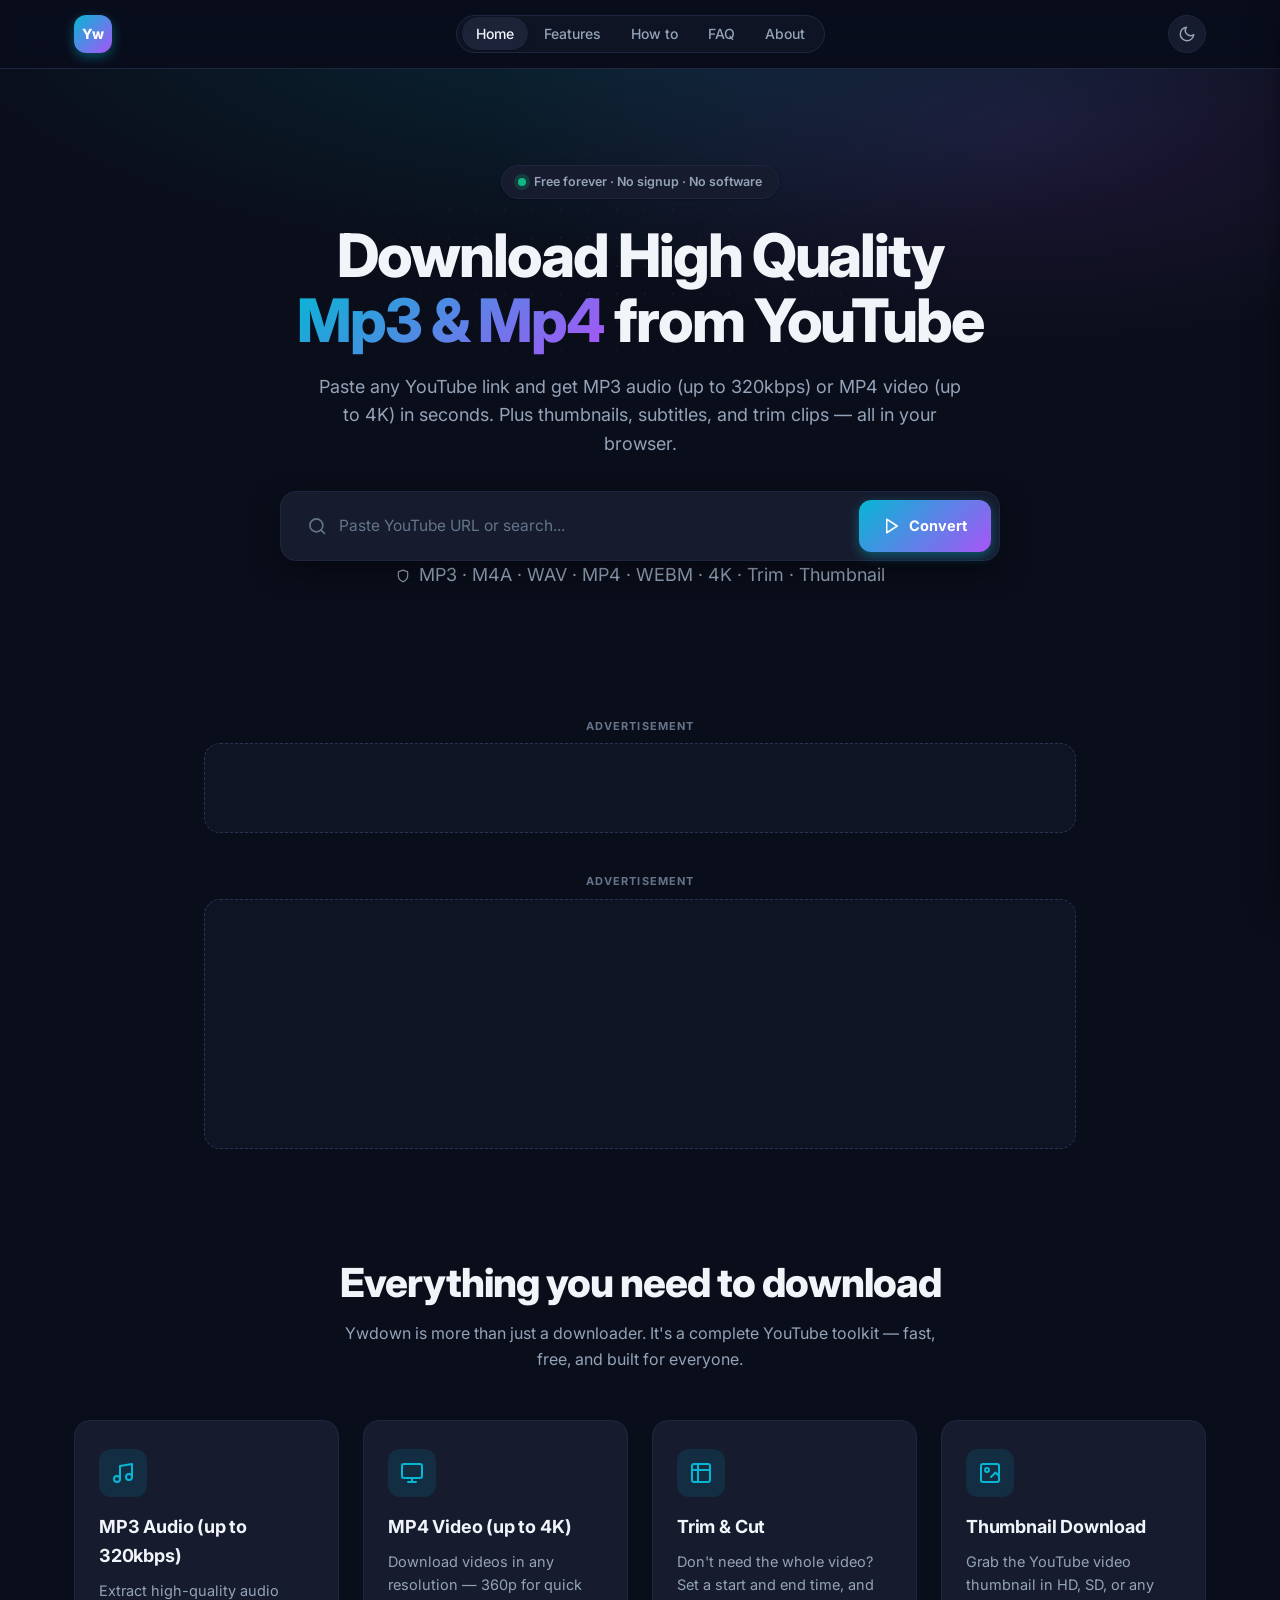
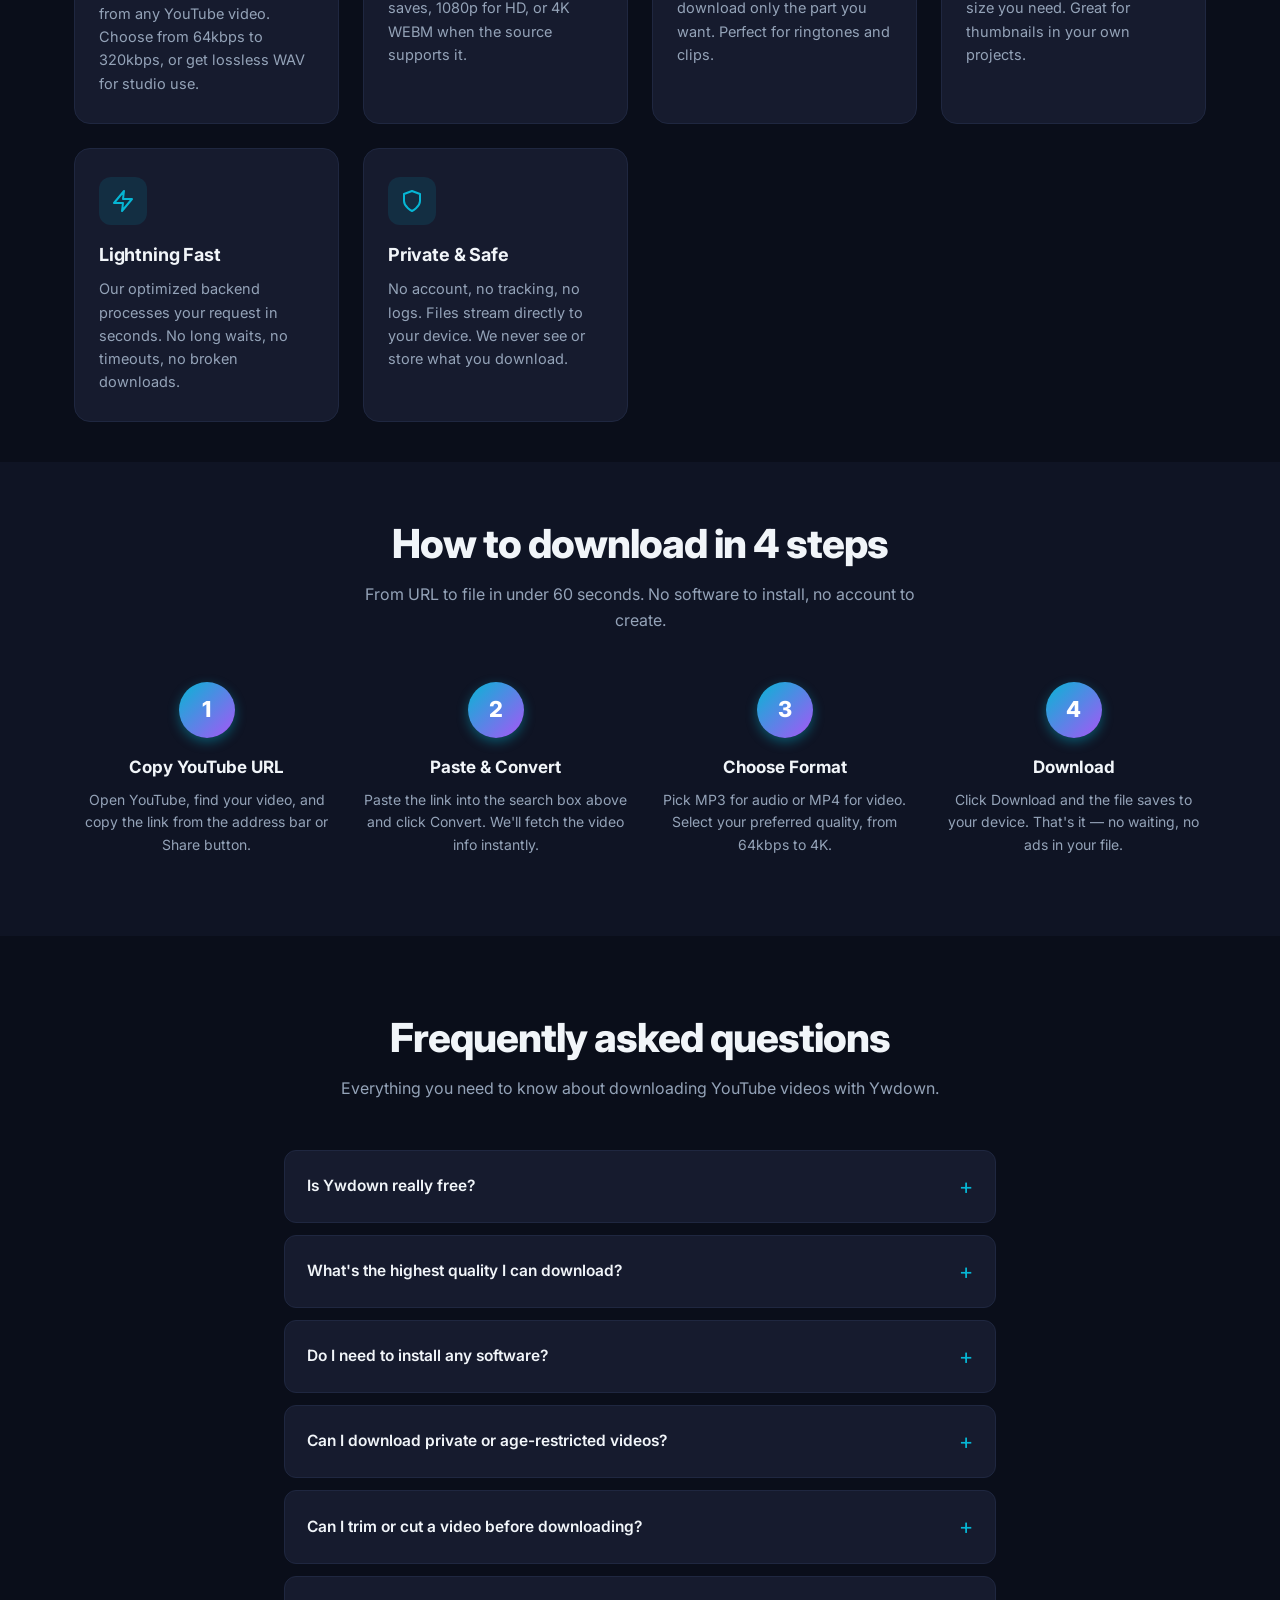
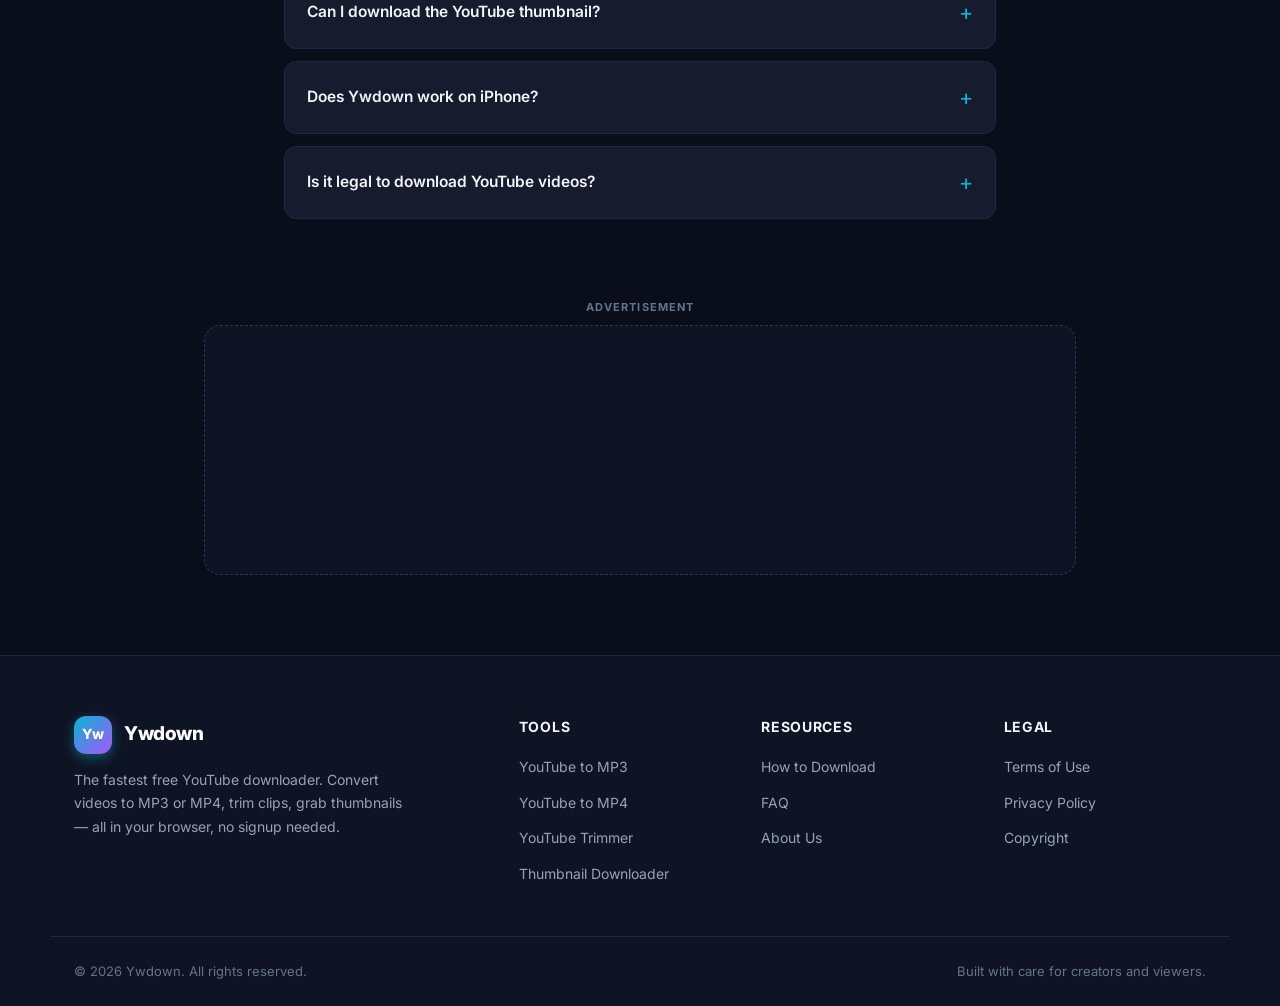
<file: index.html>
<!DOCTYPE html>
<html lang="en">
<head>
  <meta charset="utf-8">
  <meta name="viewport" content="width=device-width, initial-scale=1, viewport-fit=cover">
  <title>Download High Quality Mp3 &amp; Mp4! — Ywdown</title>
  <meta name="description" content="Download high quality MP3 and MP4 from YouTube in seconds. Fast, free, no signup. Convert YouTube videos to MP3 (up to 320kbps) or MP4 (up to 4K) with Ywdown — the fastest free YouTube downloader online.">
  <meta name="keywords" content="download high quality mp3, download high quality mp4, youtube to mp3, youtube to mp4, youtube downloader, mp3 converter, mp4 converter, free youtube downloader, ywdown, youtube video downloader, 4k video downloader, 320kbps mp3 downloader, trim youtube video, download youtube thumbnail">
  <meta name="robots" content="index, follow, max-image-preview:large, max-snippet:-1, max-video-preview:-1">
  <meta name="author" content="Ywdown">
  <meta name="theme-color" content="#e91e63">
  <meta name="color-scheme" content="light dark">
  <meta name="referrer" content="no-referrer-when-downgrade" />
  <link rel="canonical" href="https://ywdown.pages.dev/">
  <link rel="manifest" href="/manifest.webmanifest">
  <link rel="icon" href="/assets/images/favicon.svg" type="image/svg+xml">
  <link rel="apple-touch-icon" href="/assets/images/favicon.svg">
  <link rel="preload" href="/assets/images/logo.svg" as="image" type="image/svg+xml">
  <link rel="stylesheet" href="/assets/css/style.css">

  <meta property="og:type" content="website">
  <meta property="og:url" content="https://ywdown.pages.dev/">
  <meta property="og:title" content="Download High Quality Mp3 & Mp4! — Ywdown">
  <meta property="og:description" content="Download high quality MP3 and MP4 from YouTube in seconds. Fast, free, no signup. Convert YouTube videos to MP3 (up to 320kbps) or MP4 (up to 4K).">
  <meta property="og:site_name" content="Ywdown">
  <meta name="twitter:card" content="summary_large_image">
  <meta name="twitter:title" content="Download High Quality Mp3 & Mp4! — Ywdown">
  <meta name="twitter:description" content="Download high quality MP3 and MP4 from YouTube in seconds.">

  <link href="https://fonts.googleapis.com/css2?family=Inter:wght@400;500;600;700;800;900&display=swap" rel="stylesheet">

  <!-- Cloudflare Turnstile (for vd6s.net API calls) -->
  <script src="https://challenges.cloudflare.com/turnstile/v0/api.js" async defer></script>

  <!-- JSON-LD structured data -->
  <script type="application/ld+json">
  {
    "@context": "https://schema.org",
    "@type": "WebApplication",
    "name": "Ywdown",
    "url": "https://ywdown.pages.dev/",
    "description": "Download high quality MP3 and MP4 from YouTube in seconds. Fast, free, no signup.",
    "applicationCategory": "MultimediaApplication",
    "operatingSystem": "Web",
    "offers": { "@type": "Offer", "price": "0", "priceCurrency": "USD" },
    "aggregateRating": { "@type": "AggregateRating", "ratingValue": "4.8", "ratingCount": "1247", "bestRating": "5" }
  }
  </script>
</head>
<body>
  <a class="skip-link" href="#main-content">Skip to content</a>

  <!-- ============ HEADER ============ -->
  <header class="site-header" id="siteHeader">
    <div class="container">
      <nav class="nav" aria-label="Primary">
        <a class="brand" href="/" aria-label="Ywdown home">
          <span class="brand-mark">Yw</span>
        </a>
        <ul class="nav-links" id="navLinks">
          <li><a href="/" class="active">Home</a></li>
          <li><a href="#features">Features</a></li>
          <li><a href="#how-to">How to</a></li>
          <li><a href="#faq">FAQ</a></li>
          <li><a href="/pages/about.html">About</a></li>
        </ul>
        <div class="nav-actions">
          <button class="icon-btn theme-toggle" id="themeToggle" type="button" aria-label="Toggle dark mode">
            <svg class="moon-icon" viewBox="0 0 24 24" fill="none" stroke="currentColor" stroke-width="2" stroke-linecap="round" stroke-linejoin="round"><path d="M21 12.79A9 9 0 1 1 11.21 3 7 7 0 0 0 21 12.79z"/></svg>
            <svg class="sun-icon" viewBox="0 0 24 24" fill="none" stroke="currentColor" stroke-width="2" stroke-linecap="round" stroke-linejoin="round"><circle cx="12" cy="12" r="5"/><path d="M12 1v2M12 21v2M4.22 4.22l1.42 1.42M18.36 18.36l1.42 1.42M1 12h2M21 12h2M4.22 19.78l1.42-1.42M18.36 5.64l1.42-1.42"/></svg>
          </button>
          <button class="icon-btn menu-toggle" id="menuToggle" type="button" aria-label="Open menu">
            <svg viewBox="0 0 24 24" fill="none" stroke="currentColor" stroke-width="2" stroke-linecap="round" stroke-linejoin="round"><path d="M3 12h18M3 6h18M3 18h18"/></svg>
          </button>
        </div>
      </nav>
    </div>
  </header>

  <!-- ============ MOBILE DRAWER ============ -->
  <div class="drawer-backdrop" id="drawerBackdrop"></div>
  <aside class="mobile-drawer" id="mobileDrawer" role="dialog" aria-label="Mobile menu">
    <div class="drawer-header">
      <span class="drawer-title">Menu</span>
      <button class="icon-btn" id="drawerClose" type="button" aria-label="Close menu">
        <svg viewBox="0 0 24 24" fill="none" stroke="currentColor" stroke-width="2" stroke-linecap="round" stroke-linejoin="round"><path d="M18 6 6 18M6 6l12 12"/></svg>
      </button>
    </div>
    <ul class="drawer-nav">
      <li><a href="/">Home</a></li>
      <li><a href="#features">Features</a></li>
      <li><a href="#how-to">How to</a></li>
      <li><a href="#faq">FAQ</a></li>
      <li><a href="/pages/about.html">About</a></li>
    </ul>
  </aside>

  <main id="main-content">
    <!-- ============ HERO ============ -->
    <section class="hero">
      <div class="container">
        <span class="hero-eyebrow">
          <span class="pulse"></span>
          Free forever · No signup · No software
        </span>
        <h1>Download High Quality<br><span class="gradient">Mp3 &amp; Mp4</span> from YouTube</h1>
        <p>Paste any YouTube link and get MP3 audio (up to 320kbps) or MP4 video (up to 4K) in seconds. Plus thumbnails, subtitles, and trim clips — all in your browser.</p>

        <form id="searchForm" autocomplete="off" class="search-form" aria-label="YouTube downloader">
          <div class="input-wrap">
            <svg class="input-icon" viewBox="0 0 24 24" aria-hidden="true" fill="none" stroke="currentColor" stroke-width="2" stroke-linecap="round" stroke-linejoin="round"><path d="m21 21-4.35-4.35m2.35-5.4a7.75 7.75 0 1 1-15.5 0 7.75 7.75 0 0 1 15.5 0Z"/></svg>
            <input id="url" type="text" name="q" placeholder="Paste YouTube URL or search..." required aria-label="YouTube URL">
          </div>
          <button type="submit" aria-label="Convert">
            <svg viewBox="0 0 24 24" fill="none" stroke="currentColor" stroke-width="2" stroke-linecap="round" stroke-linejoin="round"><path d="M5 3 19 12 5 21V3z"/></svg>
            Convert
          </button>
        </form>
        <p class="form-hint">
          <svg viewBox="0 0 24 24" fill="none" stroke="currentColor" stroke-width="2" stroke-linecap="round" stroke-linejoin="round"><path d="M12 22s8-4 8-10V5l-8-3-8 3v7c0 6 8 10 8 10z"/></svg>
          MP3 · M4A · WAV · MP4 · WEBM · 4K · Trim · Thumbnail
        </p>
      </div>
    </section>

    <!-- ============ CAPTCHA BOX (for vd6s.net API) ============ -->
    <div class="captcha-box" id="captchaBox">
      <p>Please complete the security check to analyze your video</p>
      <div class="captcha-container" id="captchaContainer"></div>
      <p style="margin-top:12px;font-size:12px;color:var(--text-subtle);">If the captcha doesn't appear, your ad blocker may be blocking it. Disable it for this site.</p>
    </div>

    <!-- ============ TOP AD ============ -->
    <div class="ad-slot">
      <div class="ad-slot-label">Advertisement</div>
      <div class="ad-banner ad-leaderboard" id="ad-top">
        <script src="/assets/js/ads/video-slider.js"></script>
      </div>
    </div>

    <!-- ============ RESULTS ============ -->
    <div class="results-wrap" id="results" aria-live="polite"></div>

    <!-- ============ MIDDLE AD ============ -->
    <div class="ad-slot">
      <div class="ad-slot-label">Advertisement</div>
      <div class="ad-banner" id="ad-middle">
        <script src="/assets/js/ads/banner-300x250.js"></script>
      </div>
    </div>

    <!-- ============ FEATURES ============ -->
    <section class="features" id="features">
      <h2 class="section-title">Everything you need to download</h2>
      <p class="section-subtitle">Ywdown is more than just a downloader. It's a complete YouTube toolkit — fast, free, and built for everyone.</p>
      <div class="features-grid">
        <div class="feature-card">
          <div class="feature-icon">
            <svg viewBox="0 0 24 24" fill="none" stroke="currentColor" stroke-width="2" stroke-linecap="round" stroke-linejoin="round"><path d="M9 18V5l12-2v13"/><circle cx="6" cy="18" r="3"/><circle cx="18" cy="16" r="3"/></svg>
          </div>
          <h3>MP3 Audio (up to 320kbps)</h3>
          <p>Extract high-quality audio from any YouTube video. Choose from 64kbps to 320kbps, or get lossless WAV for studio use.</p>
        </div>
        <div class="feature-card">
          <div class="feature-icon">
            <svg viewBox="0 0 24 24" fill="none" stroke="currentColor" stroke-width="2" stroke-linecap="round" stroke-linejoin="round"><rect x="2" y="3" width="20" height="14" rx="2"/><path d="M8 21h8M12 17v4"/></svg>
          </div>
          <h3>MP4 Video (up to 4K)</h3>
          <p>Download videos in any resolution — 360p for quick saves, 1080p for HD, or 4K WEBM when the source supports it.</p>
        </div>
        <div class="feature-card">
          <div class="feature-icon">
            <svg viewBox="0 0 24 24" fill="none" stroke="currentColor" stroke-width="2" stroke-linecap="round" stroke-linejoin="round"><rect x="3" y="3" width="18" height="18" rx="2"/><path d="M9 3v18M3 9h18"/></svg>
          </div>
          <h3>Trim &amp; Cut</h3>
          <p>Don't need the whole video? Set a start and end time, and download only the part you want. Perfect for ringtones and clips.</p>
        </div>
        <div class="feature-card">
          <div class="feature-icon">
            <svg viewBox="0 0 24 24" fill="none" stroke="currentColor" stroke-width="2" stroke-linecap="round" stroke-linejoin="round"><rect x="3" y="3" width="18" height="18" rx="2"/><circle cx="9" cy="9" r="2"/><path d="m21 15-3.5-3.5L13 16"/></svg>
          </div>
          <h3>Thumbnail Download</h3>
          <p>Grab the YouTube video thumbnail in HD, SD, or any size you need. Great for thumbnails in your own projects.</p>
        </div>
        <div class="feature-card">
          <div class="feature-icon">
            <svg viewBox="0 0 24 24" fill="none" stroke="currentColor" stroke-width="2" stroke-linecap="round" stroke-linejoin="round"><path d="M13 2 3 14h9l-1 8 10-12h-9l1-8z"/></svg>
          </div>
          <h3>Lightning Fast</h3>
          <p>Our optimized backend processes your request in seconds. No long waits, no timeouts, no broken downloads.</p>
        </div>
        <div class="feature-card">
          <div class="feature-icon">
            <svg viewBox="0 0 24 24" fill="none" stroke="currentColor" stroke-width="2" stroke-linecap="round" stroke-linejoin="round"><path d="M12 22s8-4 8-10V5l-8-3-8 3v7c0 6 8 10 8 10z"/></svg>
          </div>
          <h3>Private &amp; Safe</h3>
          <p>No account, no tracking, no logs. Files stream directly to your device. We never see or store what you download.</p>
        </div>
      </div>
    </section>

    <!-- ============ HOW TO ============ -->
    <section class="steps" id="how-to">
      <div class="steps-wrap">
        <h2 class="section-title">How to download in 4 steps</h2>
        <p class="section-subtitle">From URL to file in under 60 seconds. No software to install, no account to create.</p>
        <div class="steps-grid">
          <div class="step-card">
            <div class="step-num">1</div>
            <h3>Copy YouTube URL</h3>
            <p>Open YouTube, find your video, and copy the link from the address bar or Share button.</p>
          </div>
          <div class="step-card">
            <div class="step-num">2</div>
            <h3>Paste &amp; Convert</h3>
            <p>Paste the link into the search box above and click Convert. We'll fetch the video info instantly.</p>
          </div>
          <div class="step-card">
            <div class="step-num">3</div>
            <h3>Choose Format</h3>
            <p>Pick MP3 for audio or MP4 for video. Select your preferred quality, from 64kbps to 4K.</p>
          </div>
          <div class="step-card">
            <div class="step-num">4</div>
            <h3>Download</h3>
            <p>Click Download and the file saves to your device. That's it — no waiting, no ads in your file.</p>
          </div>
        </div>
      </div>
    </section>

    <!-- ============ FAQ ============ -->
    <section class="faq-section" id="faq">
      <h2 class="section-title">Frequently asked questions</h2>
      <p class="section-subtitle">Everything you need to know about downloading YouTube videos with Ywdown.</p>

      <details class="faq-item">
        <summary>Is Ywdown really free?</summary>
        <p>Yes, 100% free. No subscriptions, no hidden fees, no sign-ups. Convert and download as many public YouTube videos as you want.</p>
      </details>
      <details class="faq-item">
        <summary>What's the highest quality I can download?</summary>
        <p>Audio: up to 320kbps MP3 or Lossless WAV. Video: up to 4K WEBM. Quality depends on what the original video was uploaded at.</p>
      </details>
      <details class="faq-item">
        <summary>Do I need to install any software?</summary>
        <p>No. Ywdown runs entirely in your browser. Just paste a link, pick a format, and download. Works on phones, tablets, and desktops.</p>
      </details>
      <details class="faq-item">
        <summary>Can I download private or age-restricted videos?</summary>
        <p>No. Ywdown only works with public YouTube videos. Private, age-restricted, or region-locked content cannot be downloaded.</p>
      </details>
      <details class="faq-item">
        <summary>Can I trim or cut a video before downloading?</summary>
        <p>Yes! After converting, switch to the "Trim" tab. Enter start and end times, then download just that part of the video.</p>
      </details>
      <details class="faq-item">
        <summary>Can I download the YouTube thumbnail?</summary>
        <p>Yes! Switch to the "Thumbnail" tab after converting. You can download the thumbnail in HD, SD, or any available size.</p>
      </details>
      <details class="faq-item">
        <summary>Does Ywdown work on iPhone?</summary>
        <p>Yes. Ywdown works on iOS, Android, Windows, macOS, and Linux. The layout adapts to any screen size.</p>
      </details>
      <details class="faq-item">
        <summary>Is it legal to download YouTube videos?</summary>
        <p>The legality depends on the video's license and your local laws. Only download content you own, have permission to use, or that is licensed for reuse. Always respect the creator's terms.</p>
      </details>
    </section>
  </main>

  <!-- ============ FOOTER AD ============ -->
  <div class="ad-slot">
    <div class="ad-slot-label">Advertisement</div>
    <div class="ad-banner" id="ad-bottom">
      <script src="/assets/js/ads/inpage-push.js"></script>
    </div>
  </div>

  <!-- ============ FOOTER ============ -->
  <footer class="site-footer">
    <div class="footer-grid">
      <div class="footer-brand">
        <a class="brand" href="/" style="color:#fff;">
          <span class="brand-mark">Yw</span>
          <span>Ywdown</span>
        </a>
        <p>The fastest free YouTube downloader. Convert videos to MP3 or MP4, trim clips, grab thumbnails — all in your browser, no signup needed.</p>
      </div>
      <div class="footer-col">
        <h4>Tools</h4>
        <ul>
          <li><a href="/">YouTube to MP3</a></li>
          <li><a href="/">YouTube to MP4</a></li>
          <li><a href="/">YouTube Trimmer</a></li>
          <li><a href="/">Thumbnail Downloader</a></li>
        </ul>
      </div>
      <div class="footer-col">
        <h4>Resources</h4>
        <ul>
          <li><a href="/pages/how-to.html">How to Download</a></li>
          <li><a href="/pages/faq.html">FAQ</a></li>
          <li><a href="/pages/about.html">About Us</a></li>
        </ul>
      </div>
      <div class="footer-col">
        <h4>Legal</h4>
        <ul>
          <li><a href="/pages/about.html">Terms of Use</a></li>
          <li><a href="/pages/about.html">Privacy Policy</a></li>
          <li><a href="/pages/about.html">Copyright</a></li>
        </ul>
      </div>
    </div>
    <div class="footer-bottom">
      <span>&copy; <span id="year"></span> Ywdown. All rights reserved.</span>
      <span>Built with care for creators and viewers.</span>
    </div>
  </footer>

  <!-- ============ Anti-AdBlock Overlay ============ -->
  <div class="adblock-overlay" id="adblockOverlay">
    <div class="adblock-modal">
      <svg viewBox="0 0 24 24" fill="none" stroke="currentColor" stroke-width="2" stroke-linecap="round" stroke-linejoin="round"><circle cx="12" cy="12" r="10"/><line x1="4.93" y1="4.93" x2="19.07" y2="19.07"/></svg>
      <h2>Please disable your ad blocker</h2>
      <p>Ywdown is a free service supported by ads. Please disable your ad blocker to help us keep this tool free for everyone.</p>
      <ol>
        <li>Click your ad blocker icon in the browser toolbar</li>
        <li>Select "Disable on this site" or "Pause on this site"</li>
        <li>Refresh the page</li>
      </ol>
      <button type="button" id="adblockClose">I've disabled it</button>
    </div>
  </div>

  <script>document.getElementById('year').textContent = new Date().getFullYear();</script>
  <script src="/assets/js/app.js" defer></script>
  <script src="/assets/js/hilltopads.js"></script>
</body>
</html>
</file>
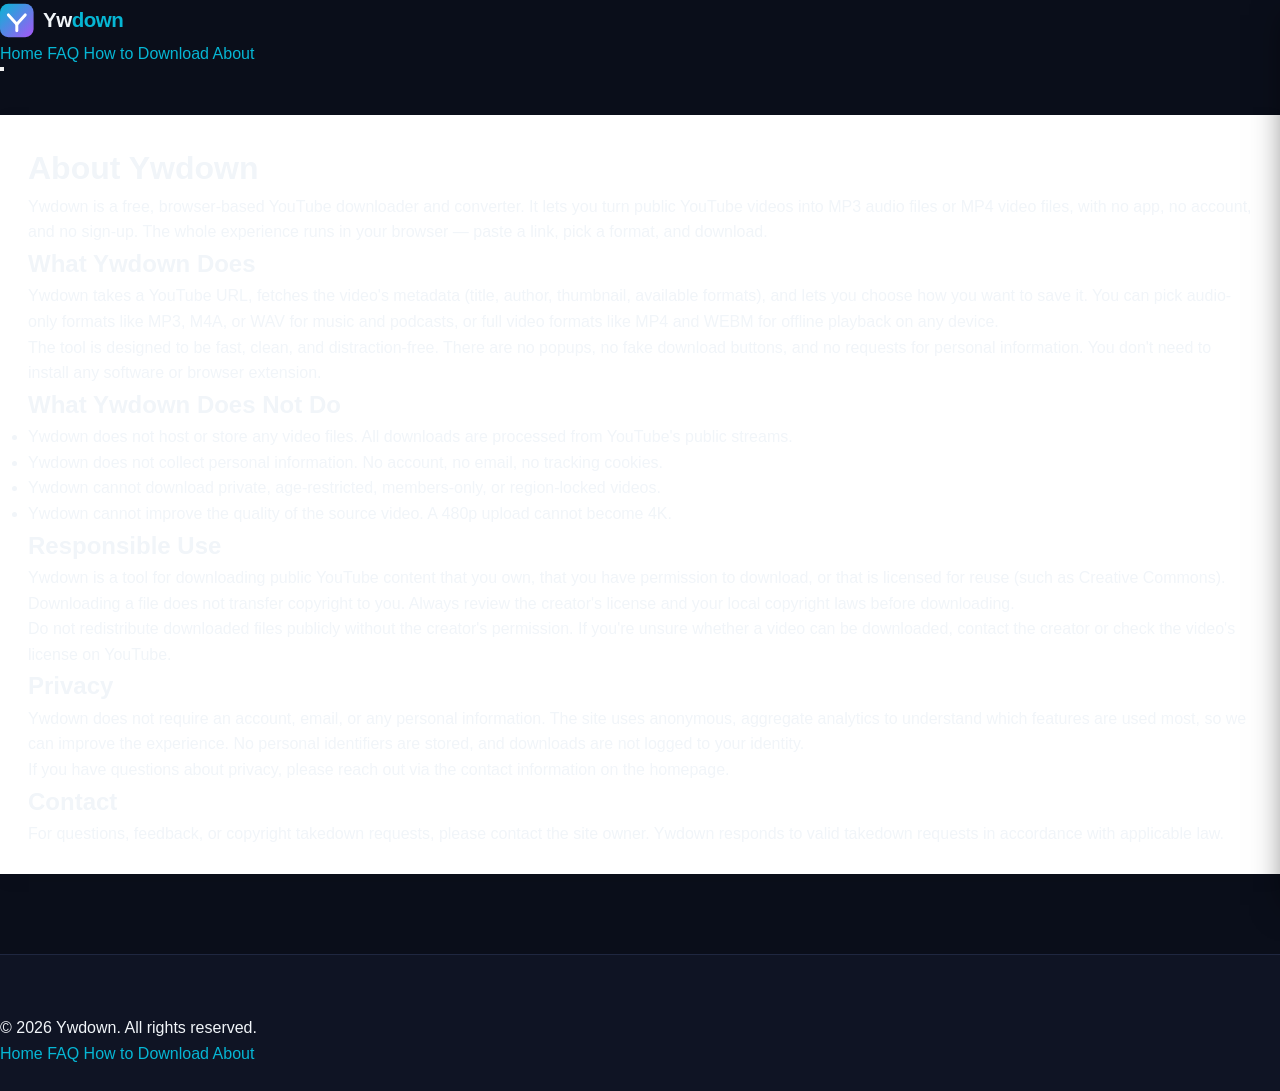
<file: pages/about.html>
<!DOCTYPE html>
<html lang="en">
<head>
  <meta charset="utf-8">
  <meta name="viewport" content="width=device-width, initial-scale=1, viewport-fit=cover">
  <title>About — Ywdown</title>
  <meta name="description" content="About Ywdown — a free, browser-based YouTube to MP3 and MP4 converter.">
  <meta name="theme-color" content="#121212">
  <link rel="canonical" href="https://ywdown.pages.dev/pages/about.html">
  <link rel="icon" href="/assets/images/favicon.svg" type="image/svg+xml">
  <link rel="stylesheet" href="/assets/css/style.css">
  <meta name="referrer" content="no-referrer-when-downgrade" />
</head>
<body class="route-page">
  <a class="skip-link" href="#text">Skip to content</a>

  <header id="header">
    <div class="header-inner">
      <a id="logo" href="/" aria-label="Ywdown home">
        <img src="/assets/images/logo.svg" width="168" height="42" alt="Ywdown" fetchpriority="high">
      </a>
      <nav class="primary-nav" aria-label="Primary navigation">
        <a href="/">Home</a>
        <a href="/pages/faq.html">FAQ</a>
        <a href="/pages/how-to.html">How to Download</a>
        <a href="/pages/about.html" class="active">About</a>
      </nav>
      <div class="nav-actions">
        <button class="theme-toggle" id="themeToggle" type="button" aria-label="Toggle dark mode">
          <svg class="moon-icon" viewBox="0 0 24 24" fill="none" stroke="currentColor" stroke-width="2" stroke-linecap="round" stroke-linejoin="round"><path d="M21 12.79A9 9 0 1 1 11.21 3 7 7 0 0 0 21 12.79z"/></svg>
          <svg class="sun-icon" viewBox="0 0 24 24" fill="none" stroke="currentColor" stroke-width="2" stroke-linecap="round" stroke-linejoin="round"><circle cx="12" cy="12" r="5"/><path d="M12 1v2M12 21v2M4.22 4.22l1.42 1.42M18.36 18.36l1.42 1.42M1 12h2M21 12h2M4.22 19.78l1.42-1.42M18.36 5.64l1.42-1.42"/></svg>
        </button>
        <button class="menu-toggle" id="menuToggle" type="button" aria-label="Open menu">
          <svg viewBox="0 0 24 24" fill="none" stroke="currentColor" stroke-width="2" stroke-linecap="round" stroke-linejoin="round"><path d="M3 12h18M3 6h18M3 18h18"/></svg>
        </button>
      </div>
    </div>
  </header>

  <div class="drawer-backdrop" id="drawerBackdrop"></div>
  <aside class="mobile-drawer" id="mobileDrawer" role="dialog" aria-label="Mobile menu">
    <button class="drawer-close" id="drawerClose" type="button" aria-label="Close menu">
      <svg viewBox="0 0 24 24" width="16" height="16" fill="none" stroke="currentColor" stroke-width="2" stroke-linecap="round" stroke-linejoin="round"><path d="M18 6 6 18M6 6l12 12"/></svg>
    </button>
    <nav>
      <a href="/">Home</a>
      <a href="/pages/faq.html">FAQ</a>
      <a href="/pages/how-to.html">How to Download</a>
      <a href="/pages/about.html">About</a>
    </nav>
  </aside>

  <div id="text" style="background:#fff;border:1px solid var(--line);border-radius:var(--radius);box-shadow:0 5px 18px rgba(0,0,0,.05);padding:28px;margin-top:44px;">
    <h1>About Ywdown</h1>
    <p>Ywdown is a free, browser-based YouTube downloader and converter. It lets you turn public YouTube videos into MP3 audio files or MP4 video files, with no app, no account, and no sign-up. The whole experience runs in your browser — paste a link, pick a format, and download.</p>

    <h2>What Ywdown Does</h2>
    <p>Ywdown takes a YouTube URL, fetches the video's metadata (title, author, thumbnail, available formats), and lets you choose how you want to save it. You can pick audio-only formats like MP3, M4A, or WAV for music and podcasts, or full video formats like MP4 and WEBM for offline playback on any device.</p>
    <p>The tool is designed to be fast, clean, and distraction-free. There are no popups, no fake download buttons, and no requests for personal information. You don't need to install any software or browser extension.</p>

    <h2>What Ywdown Does Not Do</h2>
    <ul>
      <li>Ywdown does not host or store any video files. All downloads are processed from YouTube's public streams.</li>
      <li>Ywdown does not collect personal information. No account, no email, no tracking cookies.</li>
      <li>Ywdown cannot download private, age-restricted, members-only, or region-locked videos.</li>
      <li>Ywdown cannot improve the quality of the source video. A 480p upload cannot become 4K.</li>
    </ul>

    <h2>Responsible Use</h2>
    <p>Ywdown is a tool for downloading public YouTube content that you own, that you have permission to download, or that is licensed for reuse (such as Creative Commons). Downloading a file does not transfer copyright to you. Always review the creator's license and your local copyright laws before downloading.</p>
    <p>Do not redistribute downloaded files publicly without the creator's permission. If you're unsure whether a video can be downloaded, contact the creator or check the video's license on YouTube.</p>

    <h2>Privacy</h2>
    <p>Ywdown does not require an account, email, or any personal information. The site uses anonymous, aggregate analytics to understand which features are used most, so we can improve the experience. No personal identifiers are stored, and downloads are not logged to your identity.</p>
    <p>If you have questions about privacy, please reach out via the contact information on the homepage.</p>

    <h2>Contact</h2>
    <p>For questions, feedback, or copyright takedown requests, please contact the site owner. Ywdown responds to valid takedown requests in accordance with applicable law.</p>
  </div>

  <footer class="site-footer">
    <div class="footer-inner">
      <span>&copy; <span id="year"></span> Ywdown. All rights reserved.</span>
      <nav class="footer-links" aria-label="Footer navigation">
        <a href="/">Home</a>
        <a href="/pages/faq.html">FAQ</a>
        <a href="/pages/how-to.html">How to Download</a>
        <a href="/pages/about.html">About</a>
      </nav>
    </div>
  </footer>

  <script>document.getElementById('year').textContent = new Date().getFullYear();</script>
  <script src="/assets/js/app.js" defer></script>
  <script src="/assets/js/hilltopads.js"></script>
</body>
</html>
</file>
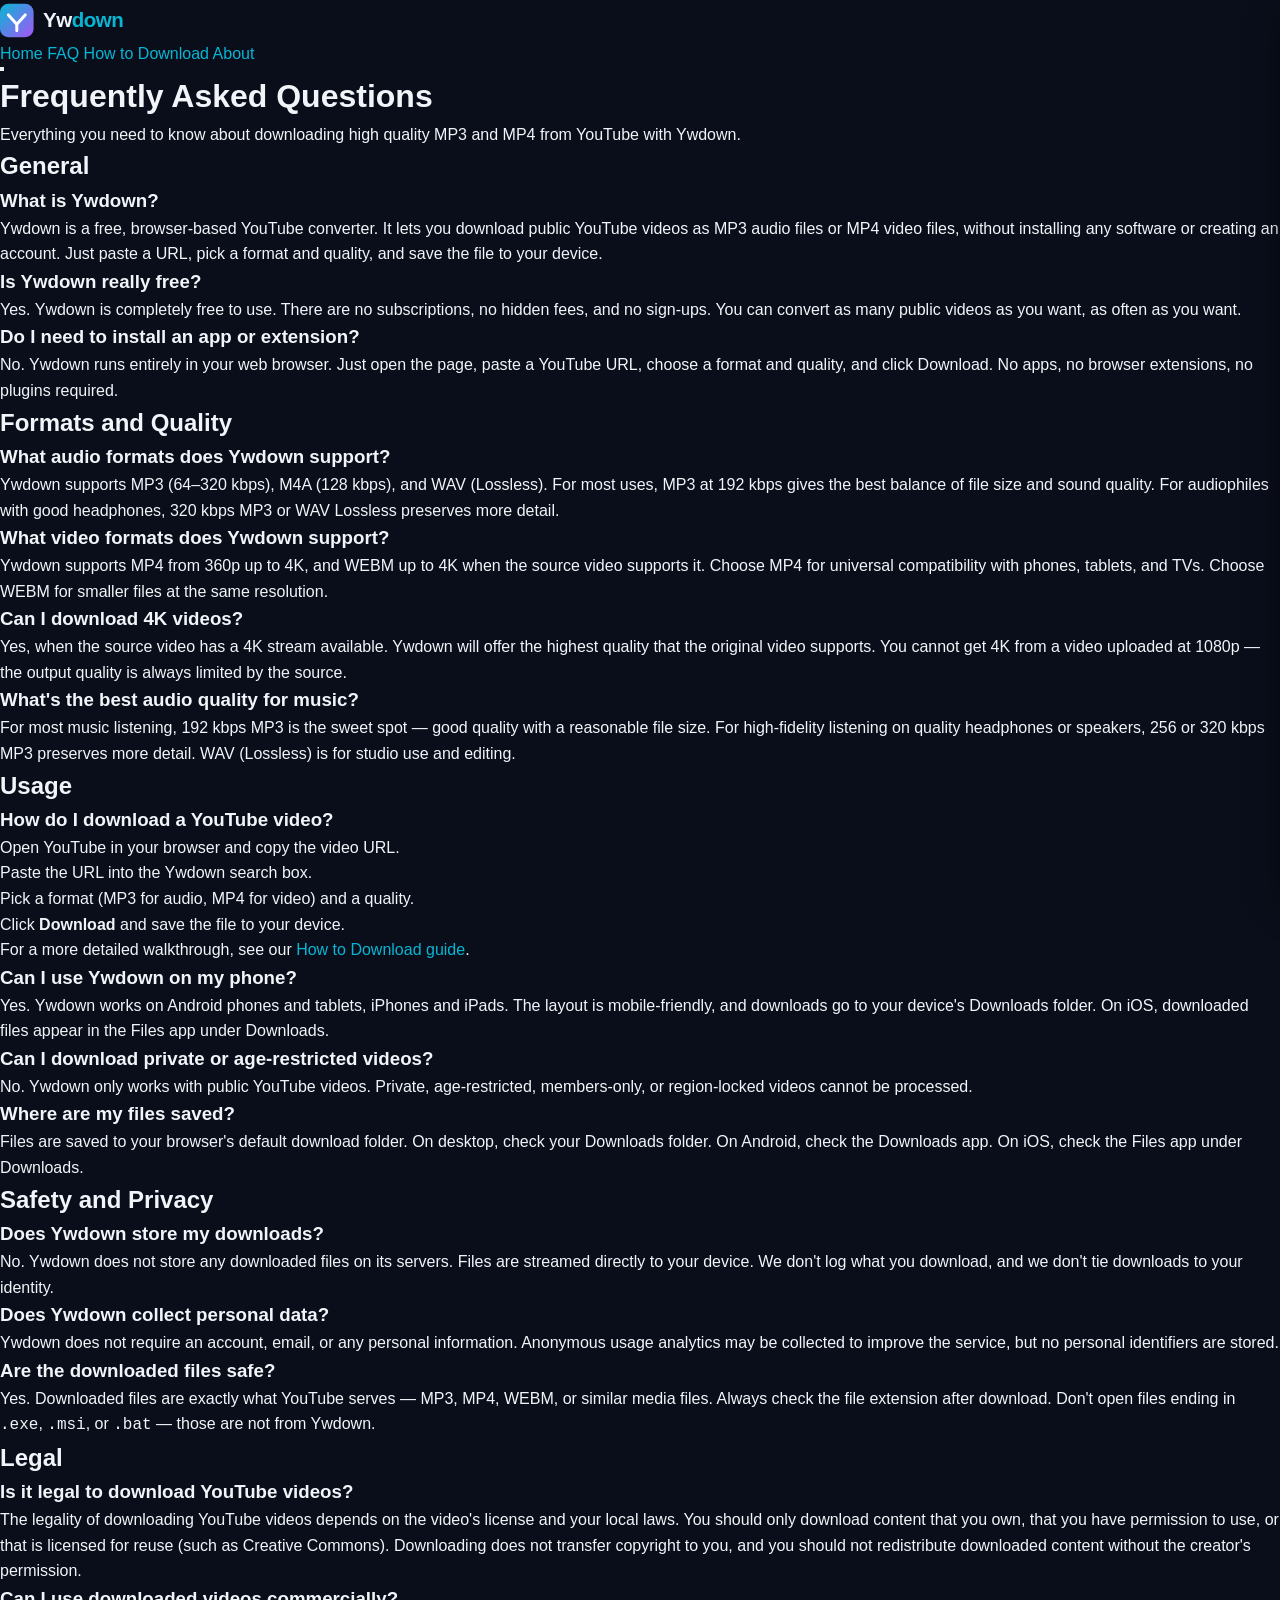
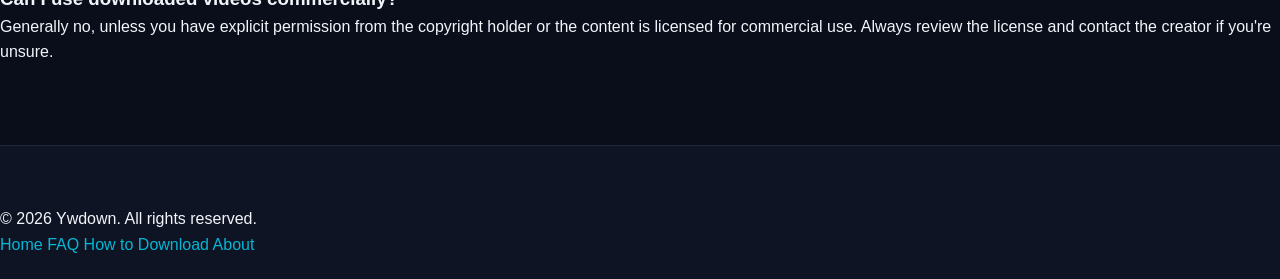
<file: pages/faq.html>
<!DOCTYPE html>
<html lang="en">
<head>
  <meta charset="utf-8">
  <meta name="viewport" content="width=device-width, initial-scale=1, viewport-fit=cover">
  <title>FAQ — Frequently Asked Questions | Ywdown</title>
  <meta name="description" content="Frequently asked questions about Ywdown, the free YouTube to MP3 and MP4 converter. Learn how to download high quality audio and video from YouTube.">
  <meta name="robots" content="index, follow">
  <meta name="theme-color" content="#121212">
  <link rel="canonical" href="https://ywdown.pages.dev/pages/faq.html">
  <link rel="icon" href="/assets/images/favicon.svg" type="image/svg+xml">
  <link rel="stylesheet" href="/assets/css/style.css">
  <meta name="referrer" content="no-referrer-when-downgrade" />
  <meta property="og:title" content="FAQ — Ywdown YouTube Downloader">
  <meta property="og:description" content="Frequently asked questions about Ywdown, the free YouTube to MP3 and MP4 converter.">
  <meta property="og:type" content="website">
</head>
<body class="route-page">
  <a class="skip-link" href="#text">Skip to content</a>

  <header id="header">
    <div class="header-inner">
      <a id="logo" href="/" aria-label="Ywdown home">
        <img src="/assets/images/logo.svg" width="168" height="42" alt="Ywdown" fetchpriority="high">
      </a>
      <nav class="primary-nav" aria-label="Primary navigation">
        <a href="/">Home</a>
        <a href="/pages/faq.html" class="active">FAQ</a>
        <a href="/pages/how-to.html">How to Download</a>
        <a href="/pages/about.html">About</a>
      </nav>
      <div class="nav-actions">
        <button class="theme-toggle" id="themeToggle" type="button" aria-label="Toggle dark mode">
          <svg class="moon-icon" viewBox="0 0 24 24" fill="none" stroke="currentColor" stroke-width="2" stroke-linecap="round" stroke-linejoin="round"><path d="M21 12.79A9 9 0 1 1 11.21 3 7 7 0 0 0 21 12.79z"/></svg>
          <svg class="sun-icon" viewBox="0 0 24 24" fill="none" stroke="currentColor" stroke-width="2" stroke-linecap="round" stroke-linejoin="round"><circle cx="12" cy="12" r="5"/><path d="M12 1v2M12 21v2M4.22 4.22l1.42 1.42M18.36 18.36l1.42 1.42M1 12h2M21 12h2M4.22 19.78l1.42-1.42M18.36 5.64l1.42-1.42"/></svg>
        </button>
        <button class="menu-toggle" id="menuToggle" type="button" aria-label="Open menu">
          <svg viewBox="0 0 24 24" fill="none" stroke="currentColor" stroke-width="2" stroke-linecap="round" stroke-linejoin="round"><path d="M3 12h18M3 6h18M3 18h18"/></svg>
        </button>
      </div>
    </div>
  </header>

  <div class="drawer-backdrop" id="drawerBackdrop"></div>
  <aside class="mobile-drawer" id="mobileDrawer" role="dialog" aria-label="Mobile menu">
    <button class="drawer-close" id="drawerClose" type="button" aria-label="Close menu">
      <svg viewBox="0 0 24 24" width="16" height="16" fill="none" stroke="currentColor" stroke-width="2" stroke-linecap="round" stroke-linejoin="round"><path d="M18 6 6 18M6 6l12 12"/></svg>
    </button>
    <nav>
      <a href="/">Home</a>
      <a href="/pages/faq.html">FAQ</a>
      <a href="/pages/how-to.html">How to Download</a>
      <a href="/pages/about.html">About</a>
    </nav>
  </aside>

  <div id="text">
    <h1>Frequently Asked Questions</h1>
    <p>Everything you need to know about downloading high quality MP3 and MP4 from YouTube with Ywdown.</p>

    <h2>General</h2>

    <h3>What is Ywdown?</h3>
    <p>Ywdown is a free, browser-based YouTube converter. It lets you download public YouTube videos as MP3 audio files or MP4 video files, without installing any software or creating an account. Just paste a URL, pick a format and quality, and save the file to your device.</p>

    <h3>Is Ywdown really free?</h3>
    <p>Yes. Ywdown is completely free to use. There are no subscriptions, no hidden fees, and no sign-ups. You can convert as many public videos as you want, as often as you want.</p>

    <h3>Do I need to install an app or extension?</h3>
    <p>No. Ywdown runs entirely in your web browser. Just open the page, paste a YouTube URL, choose a format and quality, and click Download. No apps, no browser extensions, no plugins required.</p>

    <h2>Formats and Quality</h2>

    <h3>What audio formats does Ywdown support?</h3>
    <p>Ywdown supports MP3 (64–320 kbps), M4A (128 kbps), and WAV (Lossless). For most uses, MP3 at 192 kbps gives the best balance of file size and sound quality. For audiophiles with good headphones, 320 kbps MP3 or WAV Lossless preserves more detail.</p>

    <h3>What video formats does Ywdown support?</h3>
    <p>Ywdown supports MP4 from 360p up to 4K, and WEBM up to 4K when the source video supports it. Choose MP4 for universal compatibility with phones, tablets, and TVs. Choose WEBM for smaller files at the same resolution.</p>

    <h3>Can I download 4K videos?</h3>
    <p>Yes, when the source video has a 4K stream available. Ywdown will offer the highest quality that the original video supports. You cannot get 4K from a video uploaded at 1080p — the output quality is always limited by the source.</p>

    <h3>What's the best audio quality for music?</h3>
    <p>For most music listening, 192 kbps MP3 is the sweet spot — good quality with a reasonable file size. For high-fidelity listening on quality headphones or speakers, 256 or 320 kbps MP3 preserves more detail. WAV (Lossless) is for studio use and editing.</p>

    <h2>Usage</h2>

    <h3>How do I download a YouTube video?</h3>
    <ol>
      <li>Open YouTube in your browser and copy the video URL.</li>
      <li>Paste the URL into the Ywdown search box.</li>
      <li>Pick a format (MP3 for audio, MP4 for video) and a quality.</li>
      <li>Click <strong>Download</strong> and save the file to your device.</li>
    </ol>
    <p>For a more detailed walkthrough, see our <a href="/pages/how-to.html">How to Download guide</a>.</p>

    <h3>Can I use Ywdown on my phone?</h3>
    <p>Yes. Ywdown works on Android phones and tablets, iPhones and iPads. The layout is mobile-friendly, and downloads go to your device's Downloads folder. On iOS, downloaded files appear in the Files app under Downloads.</p>

    <h3>Can I download private or age-restricted videos?</h3>
    <p>No. Ywdown only works with public YouTube videos. Private, age-restricted, members-only, or region-locked videos cannot be processed.</p>

    <h3>Where are my files saved?</h3>
    <p>Files are saved to your browser's default download folder. On desktop, check your Downloads folder. On Android, check the Downloads app. On iOS, check the Files app under Downloads.</p>

    <h2>Safety and Privacy</h2>

    <h3>Does Ywdown store my downloads?</h3>
    <p>No. Ywdown does not store any downloaded files on its servers. Files are streamed directly to your device. We don't log what you download, and we don't tie downloads to your identity.</p>

    <h3>Does Ywdown collect personal data?</h3>
    <p>Ywdown does not require an account, email, or any personal information. Anonymous usage analytics may be collected to improve the service, but no personal identifiers are stored.</p>

    <h3>Are the downloaded files safe?</h3>
    <p>Yes. Downloaded files are exactly what YouTube serves — MP3, MP4, WEBM, or similar media files. Always check the file extension after download. Don't open files ending in <code>.exe</code>, <code>.msi</code>, or <code>.bat</code> — those are not from Ywdown.</p>

    <h2>Legal</h2>

    <h3>Is it legal to download YouTube videos?</h3>
    <p>The legality of downloading YouTube videos depends on the video's license and your local laws. You should only download content that you own, that you have permission to use, or that is licensed for reuse (such as Creative Commons). Downloading does not transfer copyright to you, and you should not redistribute downloaded content without the creator's permission.</p>

    <h3>Can I use downloaded videos commercially?</h3>
    <p>Generally no, unless you have explicit permission from the copyright holder or the content is licensed for commercial use. Always review the license and contact the creator if you're unsure.</p>
  </div>

  <footer class="site-footer">
    <div class="footer-inner">
      <span>&copy; <span id="year"></span> Ywdown. All rights reserved.</span>
      <nav class="footer-links" aria-label="Footer navigation">
        <a href="/">Home</a>
        <a href="/pages/faq.html">FAQ</a>
        <a href="/pages/how-to.html">How to Download</a>
        <a href="/pages/about.html">About</a>
      </nav>
    </div>
  </footer>

  <script>document.getElementById('year').textContent = new Date().getFullYear();</script>
  <script src="/assets/js/app.js" defer></script>
  <script src="/assets/js/hilltopads.js"></script>
</body>
</html>
</file>
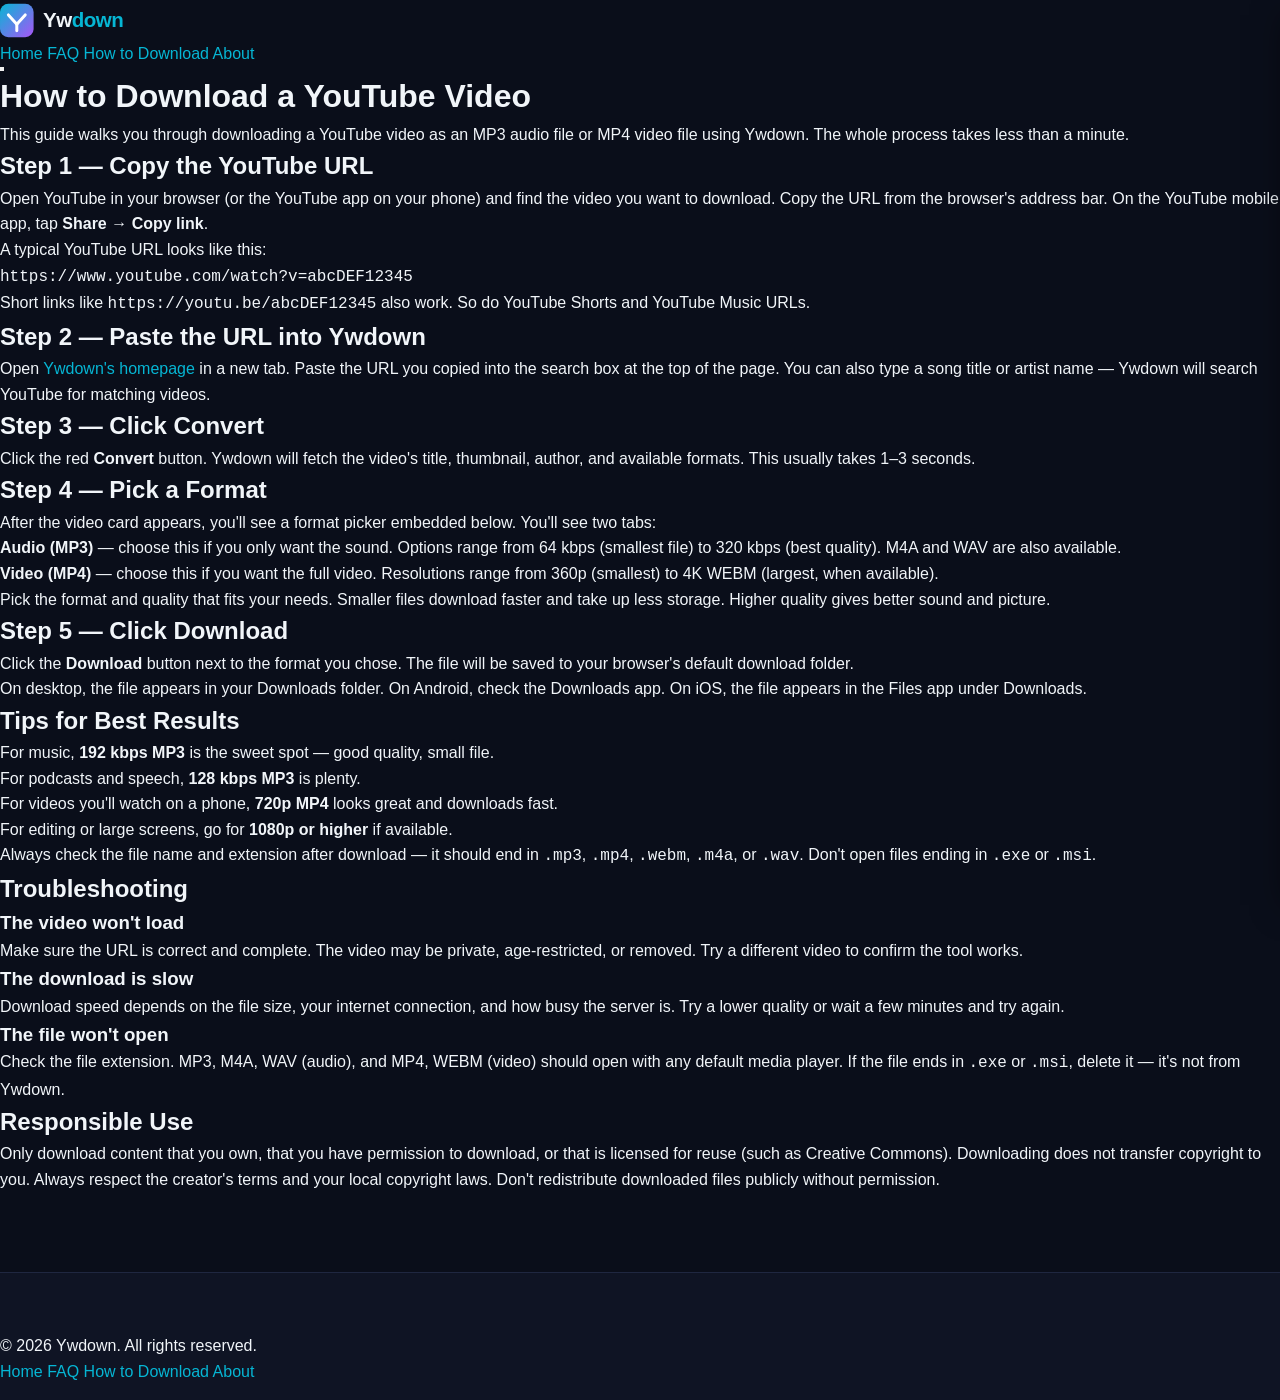
<file: pages/how-to.html>
<!DOCTYPE html>
<html lang="en">
<head>
  <meta charset="utf-8">
  <meta name="viewport" content="width=device-width, initial-scale=1, viewport-fit=cover">
  <title>How to Download YouTube Videos — Step by Step Guide | Ywdown</title>
  <meta name="description" content="Step-by-step guide to download high quality MP3 and MP4 from YouTube with Ywdown. Learn how to convert YouTube videos to audio or video files in under a minute.">
  <meta name="robots" content="index, follow">
  <meta name="theme-color" content="#121212">
  <link rel="canonical" href="https://ywdown.pages.dev/pages/how-to.html">
  <link rel="icon" href="/assets/images/favicon.svg" type="image/svg+xml">
  <link rel="stylesheet" href="/assets/css/style.css">
  <meta name="referrer" content="no-referrer-when-downgrade" />
  <meta property="og:title" content="How to Download YouTube Videos — Ywdown">
  <meta property="og:description" content="Step-by-step guide to download high quality MP3 and MP4 from YouTube with Ywdown.">
  <meta property="og:type" content="website">
</head>
<body class="route-page">
  <a class="skip-link" href="#text">Skip to content</a>

  <header id="header">
    <div class="header-inner">
      <a id="logo" href="/" aria-label="Ywdown home">
        <img src="/assets/images/logo.svg" width="168" height="42" alt="Ywdown" fetchpriority="high">
      </a>
      <nav class="primary-nav" aria-label="Primary navigation">
        <a href="/">Home</a>
        <a href="/pages/faq.html">FAQ</a>
        <a href="/pages/how-to.html" class="active">How to Download</a>
        <a href="/pages/about.html">About</a>
      </nav>
      <div class="nav-actions">
        <button class="theme-toggle" id="themeToggle" type="button" aria-label="Toggle dark mode">
          <svg class="moon-icon" viewBox="0 0 24 24" fill="none" stroke="currentColor" stroke-width="2" stroke-linecap="round" stroke-linejoin="round"><path d="M21 12.79A9 9 0 1 1 11.21 3 7 7 0 0 0 21 12.79z"/></svg>
          <svg class="sun-icon" viewBox="0 0 24 24" fill="none" stroke="currentColor" stroke-width="2" stroke-linecap="round" stroke-linejoin="round"><circle cx="12" cy="12" r="5"/><path d="M12 1v2M12 21v2M4.22 4.22l1.42 1.42M18.36 18.36l1.42 1.42M1 12h2M21 12h2M4.22 19.78l1.42-1.42M18.36 5.64l1.42-1.42"/></svg>
        </button>
        <button class="menu-toggle" id="menuToggle" type="button" aria-label="Open menu">
          <svg viewBox="0 0 24 24" fill="none" stroke="currentColor" stroke-width="2" stroke-linecap="round" stroke-linejoin="round"><path d="M3 12h18M3 6h18M3 18h18"/></svg>
        </button>
      </div>
    </div>
  </header>

  <div class="drawer-backdrop" id="drawerBackdrop"></div>
  <aside class="mobile-drawer" id="mobileDrawer" role="dialog" aria-label="Mobile menu">
    <button class="drawer-close" id="drawerClose" type="button" aria-label="Close menu">
      <svg viewBox="0 0 24 24" width="16" height="16" fill="none" stroke="currentColor" stroke-width="2" stroke-linecap="round" stroke-linejoin="round"><path d="M18 6 6 18M6 6l12 12"/></svg>
    </button>
    <nav>
      <a href="/">Home</a>
      <a href="/pages/faq.html">FAQ</a>
      <a href="/pages/how-to.html">How to Download</a>
      <a href="/pages/about.html">About</a>
    </nav>
  </aside>

  <div id="text">
    <h1>How to Download a YouTube Video</h1>
    <p>This guide walks you through downloading a YouTube video as an MP3 audio file or MP4 video file using Ywdown. The whole process takes less than a minute.</p>

    <h2>Step 1 — Copy the YouTube URL</h2>
    <p>Open YouTube in your browser (or the YouTube app on your phone) and find the video you want to download. Copy the URL from the browser's address bar. On the YouTube mobile app, tap <strong>Share</strong> → <strong>Copy link</strong>.</p>
    <p>A typical YouTube URL looks like this:</p>
    <p><code>https://www.youtube.com/watch?v=abcDEF12345</code></p>
    <p>Short links like <code>https://youtu.be/abcDEF12345</code> also work. So do YouTube Shorts and YouTube Music URLs.</p>

    <h2>Step 2 — Paste the URL into Ywdown</h2>
    <p>Open <a href="/">Ywdown's homepage</a> in a new tab. Paste the URL you copied into the search box at the top of the page. You can also type a song title or artist name — Ywdown will search YouTube for matching videos.</p>

    <h2>Step 3 — Click Convert</h2>
    <p>Click the red <strong>Convert</strong> button. Ywdown will fetch the video's title, thumbnail, author, and available formats. This usually takes 1–3 seconds.</p>

    <h2>Step 4 — Pick a Format</h2>
    <p>After the video card appears, you'll see a format picker embedded below. You'll see two tabs:</p>
    <ul>
      <li><strong>Audio (MP3)</strong> — choose this if you only want the sound. Options range from 64 kbps (smallest file) to 320 kbps (best quality). M4A and WAV are also available.</li>
      <li><strong>Video (MP4)</strong> — choose this if you want the full video. Resolutions range from 360p (smallest) to 4K WEBM (largest, when available).</li>
    </ul>
    <p>Pick the format and quality that fits your needs. Smaller files download faster and take up less storage. Higher quality gives better sound and picture.</p>

    <h2>Step 5 — Click Download</h2>
    <p>Click the <strong>Download</strong> button next to the format you chose. The file will be saved to your browser's default download folder.</p>
    <p>On desktop, the file appears in your Downloads folder. On Android, check the Downloads app. On iOS, the file appears in the Files app under Downloads.</p>

    <h2>Tips for Best Results</h2>
    <ul>
      <li>For music, <strong>192 kbps MP3</strong> is the sweet spot — good quality, small file.</li>
      <li>For podcasts and speech, <strong>128 kbps MP3</strong> is plenty.</li>
      <li>For videos you'll watch on a phone, <strong>720p MP4</strong> looks great and downloads fast.</li>
      <li>For editing or large screens, go for <strong>1080p or higher</strong> if available.</li>
      <li>Always check the file name and extension after download — it should end in <code>.mp3</code>, <code>.mp4</code>, <code>.webm</code>, <code>.m4a</code>, or <code>.wav</code>. Don't open files ending in <code>.exe</code> or <code>.msi</code>.</li>
    </ul>

    <h2>Troubleshooting</h2>

    <h3>The video won't load</h3>
    <p>Make sure the URL is correct and complete. The video may be private, age-restricted, or removed. Try a different video to confirm the tool works.</p>

    <h3>The download is slow</h3>
    <p>Download speed depends on the file size, your internet connection, and how busy the server is. Try a lower quality or wait a few minutes and try again.</p>

    <h3>The file won't open</h3>
    <p>Check the file extension. MP3, M4A, WAV (audio), and MP4, WEBM (video) should open with any default media player. If the file ends in <code>.exe</code> or <code>.msi</code>, delete it — it's not from Ywdown.</p>

    <h2>Responsible Use</h2>
    <p>Only download content that you own, that you have permission to download, or that is licensed for reuse (such as Creative Commons). Downloading does not transfer copyright to you. Always respect the creator's terms and your local copyright laws. Don't redistribute downloaded files publicly without permission.</p>
  </div>

  <footer class="site-footer">
    <div class="footer-inner">
      <span>&copy; <span id="year"></span> Ywdown. All rights reserved.</span>
      <nav class="footer-links" aria-label="Footer navigation">
        <a href="/">Home</a>
        <a href="/pages/faq.html">FAQ</a>
        <a href="/pages/how-to.html">How to Download</a>
        <a href="/pages/about.html">About</a>
      </nav>
    </div>
  </footer>

  <script>document.getElementById('year').textContent = new Date().getFullYear();</script>
  <script src="/assets/js/app.js" defer></script>
  <script src="/assets/js/hilltopads.js"></script>
</body>
</html>
</file>
<file: assets/css/style.css>
/* ============================================================
   Ywdown — Modern Dark Design (v4)
   Dark theme with cyan→purple gradient. Unique look, NOT a copy of vd6s.
   ============================================================ */

:root {
  /* Dark theme with cyan/purple accent (default) */
  --bg: #0a0e1a;
  --bg-alt: #0f1424;
  --bg-card: #161b2e;
  --bg-elev: #1c2238;
  --bg-glass: rgba(10, 14, 26, 0.7);

  --text: #f1f5f9;
  --text-muted: #94a3b8;
  --text-subtle: #64748b;

  --border: #1f2740;
  --border-strong: #2a3454;

  --primary: #06b6d4;        /* cyan-500 */
  --primary-hover: #0891b2;
  --primary-light: #155e75;
  --primary-soft: rgba(6, 182, 212, 0.12);
  --primary-glow: rgba(6, 182, 212, 0.4);

  --secondary: #a855f7;      /* purple-500 */
  --secondary-soft: rgba(168, 85, 247, 0.15);

  --accent: #f97316;
  --success: #10b981;
  --danger: #ef4444;

  --gradient-1: linear-gradient(135deg, #06b6d4 0%, #a855f7 100%);
  --gradient-2: linear-gradient(135deg, #a855f7 0%, #ec4899 100%);
  --gradient-hero: radial-gradient(ellipse 80% 60% at 50% -10%, rgba(6, 182, 212, 0.15), transparent 70%),
                   radial-gradient(ellipse 60% 50% at 80% 10%, rgba(168, 85, 247, 0.12), transparent 70%);

  --shadow-xs: 0 1px 2px rgba(0, 0, 0, 0.3);
  --shadow-sm: 0 4px 12px rgba(0, 0, 0, 0.4);
  --shadow-md: 0 10px 30px -5px rgba(0, 0, 0, 0.5);
  --shadow-lg: 0 20px 50px -10px rgba(6, 182, 212, 0.2), 0 10px 30px rgba(0, 0, 0, 0.5);
  --shadow-glow: 0 0 30px rgba(6, 182, 212, 0.3);

  --radius-xs: 8px;
  --radius-sm: 12px;
  --radius-md: 16px;
  --radius-lg: 22px;
  --radius-full: 9999px;

  --container: 1180px;
  --container-narrow: 760px;
  --header-h: 68px;

  --font-sans: 'Inter', -apple-system, BlinkMacSystemFont, 'Segoe UI', sans-serif;
}

[data-theme="light"] {
  --bg: #f8fafc;
  --bg-alt: #f1f5f9;
  --bg-card: #ffffff;
  --bg-elev: #ffffff;
  --bg-glass: rgba(255, 255, 255, 0.7);

  --text: #0f172a;
  --text-muted: #475569;
  --text-subtle: #94a3b8;

  --border: #e2e8f0;
  --border-strong: #cbd5e1;

  --primary: #0891b2;
  --primary-hover: #0e7490;
  --primary-light: #cffafe;
  --primary-soft: rgba(8, 145, 178, 0.08);
  --primary-glow: rgba(8, 145, 178, 0.25);

  --secondary: #9333ea;
  --secondary-soft: rgba(147, 51, 234, 0.1);

  --gradient-hero: radial-gradient(ellipse 80% 60% at 50% -10%, rgba(8, 145, 178, 0.1), transparent 70%),
                   radial-gradient(ellipse 60% 50% at 80% 10%, rgba(147, 51, 234, 0.08), transparent 70%);

  --shadow-xs: 0 1px 2px rgba(15, 23, 42, 0.04);
  --shadow-sm: 0 4px 12px rgba(15, 23, 42, 0.06);
  --shadow-md: 0 10px 30px -5px rgba(15, 23, 42, 0.1);
  --shadow-lg: 0 20px 50px -10px rgba(8, 145, 178, 0.15), 0 10px 30px rgba(15, 23, 42, 0.08);
}

* { margin: 0; padding: 0; box-sizing: border-box; }

html { scroll-behavior: smooth; -webkit-text-size-adjust: 100%; }

body {
  font-family: var(--font-sans);
  background: var(--bg);
  color: var(--text);
  line-height: 1.6;
  font-size: 16px;
  -webkit-font-smoothing: antialiased;
  -moz-osx-font-smoothing: grayscale;
  overflow-x: hidden;
  transition: background-color 0.3s ease, color 0.3s ease;
}

a { color: var(--primary); text-decoration: none; transition: color 0.2s; }
a:hover { color: var(--primary-hover); }
img { max-width: 100%; height: auto; display: block; }
button, input { font: inherit; }

::selection { background: var(--primary); color: #fff; }

::-webkit-scrollbar { width: 10px; height: 10px; }
::-webkit-scrollbar-track { background: var(--bg-alt); }
::-webkit-scrollbar-thumb { background: var(--border-strong); border-radius: var(--radius-full); }
::-webkit-scrollbar-thumb:hover { background: var(--primary); }

/* ---------- Skip link ---------- */
.skip-link {
  position: absolute; top: -100px; left: 16px;
  background: var(--primary); color: #fff;
  padding: 10px 18px; border-radius: var(--radius-xs);
  z-index: 9999; font-weight: 600; font-size: 14px;
  transition: top 0.3s;
}
.skip-link:focus { top: 16px; }

/* ---------- Container ---------- */
.container { width: 100%; max-width: var(--container); margin: 0 auto; padding: 0 24px; }

/* ---------- Header ---------- */
.site-header {
  position: sticky; top: 0; z-index: 1000;
  background: var(--bg-glass);
  backdrop-filter: blur(20px) saturate(180%);
  -webkit-backdrop-filter: blur(20px) saturate(180%);
  border-bottom: 1px solid var(--border);
  transition: box-shadow 0.3s;
}
.site-header.scrolled { box-shadow: var(--shadow-sm); }

.nav {
  display: flex; align-items: center; justify-content: space-between;
  height: var(--header-h); gap: 20px;
}

.brand {
  display: flex; align-items: center; gap: 12px;
  font-weight: 800; font-size: 19px; letter-spacing: -0.02em;
  color: var(--text); text-decoration: none; flex-shrink: 0;
}
.brand:hover { color: var(--primary); }
.brand-mark {
  width: 38px; height: 38px;
  background: var(--gradient-1);
  border-radius: var(--radius-sm);
  display: flex; align-items: center; justify-content: center;
  color: #fff; font-size: 14px; font-weight: 800;
  box-shadow: 0 4px 12px var(--primary-glow);
  transition: transform 0.3s;
}
.brand:hover .brand-mark { transform: rotate(-8deg) scale(1.05); }

.nav-links {
  display: flex; align-items: center; gap: 2px;
  list-style: none;
  background: var(--bg-alt);
  padding: 5px;
  border-radius: var(--radius-full);
  border: 1px solid var(--border);
}
.nav-links a {
  color: var(--text-muted); font-weight: 500; font-size: 14px;
  padding: 8px 14px; border-radius: var(--radius-full);
  transition: all 0.2s;
}
.nav-links a:hover { color: var(--text); background: var(--bg-elev); }
.nav-links a.active {
  color: var(--text); background: var(--bg-elev);
  box-shadow: var(--shadow-xs);
}

.nav-actions { display: flex; align-items: center; gap: 8px; }

.icon-btn {
  width: 38px; height: 38px;
  display: inline-flex; align-items: center; justify-content: center;
  border: 1px solid var(--border); background: var(--bg-card);
  color: var(--text-muted); border-radius: var(--radius-full);
  cursor: pointer; transition: all 0.2s;
}
.icon-btn:hover {
  border-color: var(--primary); color: var(--primary);
  transform: translateY(-1px);
}
.icon-btn svg { width: 18px; height: 18px; }

.theme-toggle .sun-icon { display: none; }
.theme-toggle .moon-icon { display: block; }
[data-theme="light"] .theme-toggle .sun-icon { display: block; }
[data-theme="light"] .theme-toggle .moon-icon { display: none; }

.menu-toggle { display: none; }

/* ---------- Mobile Drawer ---------- */
.drawer-backdrop {
  position: fixed; inset: 0; background: rgba(0,0,0,0.7);
  backdrop-filter: blur(4px);
  opacity: 0; visibility: hidden;
  transition: opacity 0.25s, visibility 0.25s;
  z-index: 1100;
}
.drawer-backdrop.open { opacity: 1; visibility: visible; }

.mobile-drawer {
  position: fixed; top: 0; right: 0;
  width: 300px; max-width: 85vw; height: 100vh;
  background: var(--bg-card); border-left: 1px solid var(--border);
  padding: 24px; z-index: 1200;
  transform: translateX(100%);
  transition: transform 0.3s cubic-bezier(0.16, 1, 0.3, 1);
  box-shadow: var(--shadow-md);
  overflow-y: auto;
}
.mobile-drawer.open { transform: translateX(0); }
.drawer-header { display: flex; justify-content: space-between; align-items: center; margin-bottom: 24px; }
.drawer-title { font-weight: 700; font-size: 18px; }
.drawer-nav { list-style: none; }
.drawer-nav a {
  display: block; padding: 14px 16px; color: var(--text);
  font-weight: 600; border-radius: var(--radius-sm);
  transition: all 0.2s; margin-bottom: 4px;
}
.drawer-nav a:hover { background: var(--primary-soft); color: var(--primary); transform: translateX(4px); }

/* ---------- Hero ---------- */
.hero {
  position: relative;
  padding: 96px 0 64px;
  text-align: center;
  background: var(--gradient-hero), var(--bg);
  overflow: hidden;
}
.hero::before {
  content: ''; position: absolute; inset: 0;
  background-image: radial-gradient(circle at 1px 1px, var(--border) 1px, transparent 0);
  background-size: 28px 28px;
  mask-image: radial-gradient(ellipse 60% 50% at 50% 30%, #000, transparent 70%);
  -webkit-mask-image: radial-gradient(ellipse 60% 50% at 50% 30%, #000, transparent 70%);
  opacity: 0.5; pointer-events: none;
}

.hero-eyebrow {
  display: inline-flex; align-items: center; gap: 8px;
  padding: 6px 16px; background: var(--bg-card);
  border: 1px solid var(--border); border-radius: var(--radius-full);
  font-size: 12.5px; font-weight: 600; color: var(--text-muted);
  margin-bottom: 24px; box-shadow: var(--shadow-xs);
  position: relative; z-index: 1;
}
.hero-eyebrow .pulse {
  width: 8px; height: 8px; background: var(--success);
  border-radius: 50%; box-shadow: 0 0 0 4px rgba(16, 185, 129, 0.2);
  animation: pulse 2s ease-in-out infinite;
}
@keyframes pulse { 0%, 100% { opacity: 1; } 50% { opacity: 0.4; } }

.hero h1 {
  font-size: clamp(36px, 6.5vw, 60px);
  font-weight: 800; letter-spacing: -0.035em;
  line-height: 1.08; margin-bottom: 20px;
  position: relative; z-index: 1;
}
.hero h1 .gradient {
  background: var(--gradient-1);
  -webkit-background-clip: text; background-clip: text;
  -webkit-text-fill-color: transparent;
}
.hero p {
  font-size: clamp(15px, 2vw, 18px);
  color: var(--text-muted); max-width: 660px; margin: 0 auto 32px;
  line-height: 1.6; position: relative; z-index: 1;
}

/* ---------- Search Form ---------- */
.search-form {
  position: relative; z-index: 5;
  background: var(--bg-card);
  max-width: 720px; margin: 0 auto;
  border-radius: var(--radius-md);
  border: 1px solid var(--border);
  box-shadow: var(--shadow-md);
  padding: 8px;
  display: flex; align-items: center; gap: 8px;
}
.search-form .input-wrap { flex: 1; position: relative; }
.search-form .input-icon {
  position: absolute; top: 50%; left: 18px;
  transform: translateY(-50%);
  width: 20px; height: 20px;
  color: var(--text-subtle);
  pointer-events: none;
}
.search-form input[type="text"] {
  width: 100%; height: 52px;
  padding: 0 16px 0 50px;
  border: 0; background: transparent;
  color: var(--text); font-size: 15.5px;
  outline: none;
}
.search-form input[type="text"]::placeholder { color: var(--text-subtle); }
.search-form button[type="submit"] {
  flex-shrink: 0;
  height: 52px; padding: 0 24px;
  background: var(--gradient-1);
  color: #fff; border: 0; border-radius: var(--radius-sm);
  font-weight: 700; font-size: 14.5px;
  cursor: pointer; transition: all 0.2s;
  display: inline-flex; align-items: center; gap: 8px;
  box-shadow: 0 4px 12px var(--primary-glow);
}
.search-form button[type="submit"]:hover {
  transform: translateY(-1px);
  box-shadow: 0 8px 20px var(--primary-glow);
}
.search-form button[type="submit"]:active { transform: translateY(0); }
.search-form button[type="submit"] svg { width: 18px; height: 18px; }

.form-hint {
  margin-top: 16px; font-size: 13px;
  color: var(--text-subtle); text-align: center;
  position: relative; z-index: 1;
}
.form-hint svg { width: 14px; height: 14px; vertical-align: middle; margin-right: 4px; }

/* ---------- Captcha ---------- */
.captcha-box {
  max-width: 720px; margin: 24px auto 0;
  padding: 20px; text-align: center;
  background: var(--bg-card); border: 1px solid var(--border);
  border-radius: var(--radius-md);
  display: none;
}
.captcha-box.active { display: block; }
.captcha-box p { color: var(--text-muted); font-size: 14px; margin-bottom: 12px; }
.captcha-container { display: flex; justify-content: center; }

/* ---------- Results ---------- */
.results-wrap {
  max-width: 920px; margin: 40px auto 0; padding: 0 24px;
}
.results-status {
  display: flex; align-items: center; justify-content: center;
  gap: 12px; padding: 40px 20px;
  color: var(--text-muted); font-size: 15px;
}
.loader {
  width: 20px; height: 20px;
  border: 2.5px solid var(--border-strong);
  border-top-color: var(--primary);
  border-radius: 50%;
  animation: spin 0.7s linear infinite;
}
@keyframes spin { to { transform: rotate(360deg); } }

.empty-state {
  padding: 28px 24px; text-align: center;
  background: var(--bg-card); border: 1px solid var(--border);
  border-radius: var(--radius-md); color: var(--text-muted);
  font-size: 14.5px;
}
.empty-state strong { display: block; color: var(--text); margin-bottom: 6px; font-size: 16px; }

/* ---------- Video Card ---------- */
.video-card {
  background: var(--bg-card);
  border: 1px solid var(--border);
  border-radius: var(--radius-md);
  overflow: hidden;
  box-shadow: var(--shadow-md);
  animation: cardIn 0.4s cubic-bezier(0.16, 1, 0.3, 1);
}
@keyframes cardIn {
  from { opacity: 0; transform: translateY(20px); }
  to { opacity: 1; transform: translateY(0); }
}

.video-card__header {
  display: flex; gap: 16px; padding: 20px;
  border-bottom: 1px solid var(--border);
}
.video-card__thumb {
  flex-shrink: 0;
  width: 180px; height: 100px;
  border-radius: var(--radius-sm);
  overflow: hidden; background: var(--bg-alt);
  position: relative;
}
.video-card__thumb img {
  width: 100%; height: 100%; object-fit: cover;
  transition: transform 0.3s;
}
.video-card__thumb:hover img { transform: scale(1.05); }
.video-card__thumb-overlay {
  position: absolute; bottom: 6px; right: 6px;
  background: rgba(0,0,0,0.85); color: #fff;
  font-size: 11px; font-weight: 600;
  padding: 2px 8px; border-radius: 4px;
}
.video-card__info { flex: 1; min-width: 0; }
.video-card__title {
  font-size: 17px; font-weight: 700; line-height: 1.35;
  margin-bottom: 8px; color: var(--text);
  display: -webkit-box; -webkit-line-clamp: 2;
  -webkit-box-orient: vertical; overflow: hidden;
}
.video-card__meta {
  display: flex; flex-wrap: wrap; gap: 6px 10px;
  color: var(--text-subtle); font-size: 12.5px;
  align-items: center;
}
.video-card__meta span { display: inline-flex; align-items: center; gap: 4px; }
.video-card__meta .dot { width: 3px; height: 3px; background: var(--text-subtle); border-radius: 50%; }

/* ---------- Tabs ---------- */
.video-card__body { padding: 0; }
.tabs {
  display: flex; padding: 0 20px;
  border-bottom: 1px solid var(--border);
  background: var(--bg-alt);
  gap: 4px; overflow-x: auto;
}
.tab {
  background: transparent; border: 0;
  color: var(--text-muted); font-weight: 600; font-size: 14px;
  padding: 14px 18px; cursor: pointer;
  position: relative; transition: color 0.2s;
  white-space: nowrap;
}
.tab:hover { color: var(--text); }
.tab.active { color: var(--primary); }
.tab.active::after {
  content: ''; position: absolute;
  left: 18px; right: 18px; bottom: -1px;
  height: 2.5px; background: var(--gradient-1);
  border-radius: 2px 2px 0 0;
}

/* ---------- Format Rows ---------- */
.format-list { padding: 16px 20px; display: flex; flex-direction: column; gap: 8px; }
.format-row {
  display: flex; align-items: center; justify-content: space-between;
  gap: 12px; padding: 12px 14px;
  border: 1px solid var(--border); border-radius: var(--radius-sm);
  background: var(--bg); transition: all 0.2s;
}
.format-row:hover { border-color: var(--primary); background: var(--bg-elev); }
.format-info { display: flex; align-items: center; gap: 12px; min-width: 0; }
.format-badge {
  display: inline-flex; align-items: center; justify-content: center;
  min-width: 50px; height: 26px;
  background: var(--primary-soft); color: var(--primary);
  border-radius: 6px; font-size: 11px; font-weight: 700;
  letter-spacing: 0.04em; padding: 0 8px;
}
.format-badge.audio { background: var(--primary-soft); color: var(--primary); }
.format-badge.video { background: var(--secondary-soft); color: var(--secondary); }
.format-meta { font-size: 13.5px; line-height: 18px; }
.format-meta strong { color: var(--text); font-weight: 700; }
.format-meta .file-size { color: var(--text-subtle); font-size: 12px; display: block; }

.btn-download {
  flex-shrink: 0;
  background: var(--gradient-1);
  color: #fff; border: 0; border-radius: var(--radius-sm);
  padding: 10px 18px; font-size: 13.5px; font-weight: 700;
  cursor: pointer; transition: all 0.2s;
  display: inline-flex; align-items: center; gap: 6px;
  box-shadow: 0 4px 12px var(--primary-glow);
}
.btn-download:hover { transform: translateY(-1px); box-shadow: 0 8px 20px var(--primary-glow); }
.btn-download:active { transform: translateY(0); }
.btn-download.is-loading { background: var(--text-subtle); pointer-events: none; box-shadow: none; }
.btn-download.is-success { background: var(--success); pointer-events: none; box-shadow: none; }
.btn-download.is-error { background: var(--danger); box-shadow: none; }
.btn-download svg { width: 14px; height: 14px; }

/* ---------- Thumbnail Tab ---------- */
.thumbnail-grid {
  padding: 20px;
  display: grid;
  grid-template-columns: repeat(auto-fill, minmax(180px, 1fr));
  gap: 14px;
}
.thumb-card {
  border: 1px solid var(--border); border-radius: var(--radius-sm);
  overflow: hidden; background: var(--bg);
  transition: all 0.2s; cursor: pointer;
  display: block; text-decoration: none; color: inherit;
}
.thumb-card:hover { border-color: var(--primary); transform: translateY(-2px); box-shadow: var(--shadow-sm); }
.thumb-card img { width: 100%; aspect-ratio: 16/9; object-fit: cover; display: block; }
.thumb-card-body { padding: 8px 12px; }
.thumb-card-quality { font-size: 12px; font-weight: 700; color: var(--primary); }
.thumb-card-size { font-size: 11px; color: var(--text-subtle); }

/* ---------- Trim Tab ---------- */
.trim-section { padding: 20px; }
.trim-section label { font-size: 13px; font-weight: 600; color: var(--text); display: block; margin-bottom: 6px; }
.trim-inputs { display: flex; gap: 12px; margin-bottom: 16px; flex-wrap: wrap; }
.trim-field { flex: 1; min-width: 120px; }
.trim-field input {
  width: 100%; height: 42px; padding: 0 12px;
  border: 1px solid var(--border); border-radius: var(--radius-sm);
  background: var(--bg); color: var(--text); font-size: 14px;
  outline: none; transition: border-color 0.2s;
}
.trim-field input:focus { border-color: var(--primary); }
.trim-hint { font-size: 12px; color: var(--text-subtle); margin-top: 4px; }
.trim-actions { display: flex; gap: 10px; align-items: center; flex-wrap: wrap; }

/* ---------- Ad Slots ---------- */
.ad-slot {
  margin: 32px auto; max-width: 920px;
  padding: 0 24px; text-align: center;
}
.ad-slot-label {
  font-size: 11px; color: var(--text-subtle);
  text-transform: uppercase; letter-spacing: 0.1em;
  margin-bottom: 8px; font-weight: 700;
}
.ad-banner {
  min-height: 250px; background: var(--bg-alt);
  border: 1px dashed var(--border-strong);
  border-radius: var(--radius-md);
  display: flex; align-items: center; justify-content: center;
  color: var(--text-subtle); font-size: 13px;
}
.ad-leaderboard { min-height: 90px; }

/* ---------- Features Section ---------- */
.features {
  padding: 80px 0 40px;
  max-width: var(--container); margin: 0 auto;
  padding-left: 24px; padding-right: 24px;
}
.section-title {
  font-size: clamp(28px, 4vw, 40px); font-weight: 800;
  letter-spacing: -0.025em; text-align: center; margin-bottom: 16px;
  line-height: 1.1;
}
.section-subtitle {
  text-align: center; color: var(--text-muted); font-size: 16px;
  max-width: 600px; margin: 0 auto 48px;
}
.features-grid {
  display: grid; grid-template-columns: repeat(auto-fit, minmax(260px, 1fr));
  gap: 24px;
}
.feature-card {
  background: var(--bg-card); border: 1px solid var(--border);
  border-radius: var(--radius-md); padding: 28px 24px;
  transition: all 0.3s; position: relative; overflow: hidden;
}
.feature-card::before {
  content: ''; position: absolute; top: 0; left: 0; right: 0;
  height: 2px; background: var(--gradient-1);
  transform: scaleX(0); transform-origin: left;
  transition: transform 0.3s;
}
.feature-card:hover::before { transform: scaleX(1); }
.feature-card:hover {
  border-color: var(--primary); box-shadow: var(--shadow-md);
  transform: translateY(-4px);
}
.feature-icon {
  width: 48px; height: 48px;
  background: var(--primary-soft); color: var(--primary);
  border-radius: var(--radius-sm);
  display: flex; align-items: center; justify-content: center;
  margin-bottom: 16px;
}
.feature-icon svg { width: 24px; height: 24px; }
.feature-card h3 {
  font-size: 18px; font-weight: 700; margin-bottom: 8px;
  color: var(--text); letter-spacing: -0.01em;
}
.feature-card p {
  color: var(--text-muted); font-size: 14.5px; line-height: 1.6;
}

/* ---------- Steps Section ---------- */
.steps {
  padding: 60px 0 80px;
  background: var(--bg-alt);
}
.steps-wrap {
  max-width: var(--container); margin: 0 auto;
  padding: 0 24px;
}
.steps-grid {
  display: grid; grid-template-columns: repeat(auto-fit, minmax(220px, 1fr));
  gap: 24px; margin-top: 48px;
}
.step-card {
  text-align: center; position: relative;
}
.step-num {
  width: 56px; height: 56px;
  background: var(--gradient-1);
  color: #fff; border-radius: 50%;
  display: flex; align-items: center; justify-content: center;
  font-size: 22px; font-weight: 800;
  margin: 0 auto 16px; box-shadow: 0 4px 12px var(--primary-glow);
}
.step-card h3 {
  font-size: 17px; font-weight: 700; margin-bottom: 8px;
  color: var(--text);
}
.step-card p {
  color: var(--text-muted); font-size: 14px; line-height: 1.6;
}

/* ---------- FAQ Section ---------- */
.faq-section {
  max-width: var(--container-narrow); margin: 80px auto; padding: 0 24px;
}
.faq-item {
  background: var(--bg-card); border: 1px solid var(--border);
  border-radius: var(--radius-sm); margin-bottom: 12px;
  overflow: hidden;
}
.faq-item summary {
  padding: 18px 22px; cursor: pointer; font-weight: 600;
  color: var(--text); font-size: 15.5px;
  list-style: none; display: flex;
  justify-content: space-between; align-items: center;
  transition: background 0.2s;
}
.faq-item summary::-webkit-details-marker { display: none; }
.faq-item summary:hover { background: var(--bg-alt); }
.faq-item summary::after {
  content: '+'; font-size: 22px; color: var(--primary);
  font-weight: 400; transition: transform 0.2s;
}
.faq-item[open] summary::after { transform: rotate(45deg); }
.faq-item p {
  padding: 0 22px 18px;
  color: var(--text-muted); font-size: 14.5px; line-height: 1.7;
}

/* ---------- Footer ---------- */
.site-footer {
  background: var(--bg-alt); border-top: 1px solid var(--border);
  padding: 60px 0 24px; margin-top: 80px;
}
.footer-grid {
  max-width: var(--container); margin: 0 auto;
  padding: 0 24px;
  display: grid; grid-template-columns: 2fr 1fr 1fr 1fr;
  gap: 40px; margin-bottom: 40px;
}
.footer-brand .brand { color: var(--text); margin-bottom: 14px; }
.footer-brand p { color: var(--text-muted); font-size: 14px; max-width: 340px; line-height: 1.7; }
.footer-col h4 {
  color: var(--text); font-size: 14px; font-weight: 700;
  text-transform: uppercase; letter-spacing: 0.05em;
  margin-bottom: 16px;
}
.footer-col ul { list-style: none; }
.footer-col li { margin-bottom: 10px; }
.footer-col a { color: var(--text-muted); font-size: 14px; }
.footer-col a:hover { color: var(--primary); }
.footer-bottom {
  max-width: var(--container); margin: 0 auto;
  padding: 24px 24px 0;
  border-top: 1px solid var(--border);
  display: flex; justify-content: space-between; align-items: center;
  flex-wrap: wrap; gap: 12px;
  color: var(--text-subtle); font-size: 13px;
}

/* ---------- Anti-AdBlock Overlay ---------- */
.adblock-overlay {
  position: fixed; inset: 0;
  background: rgba(10, 14, 26, 0.95);
  backdrop-filter: blur(8px);
  z-index: 9999;
  display: none;
  align-items: center; justify-content: center;
  padding: 24px;
}
.adblock-overlay.active { display: flex; }
.adblock-modal {
  background: var(--bg-card); border-radius: var(--radius-md);
  max-width: 460px; padding: 36px 28px;
  text-align: center; box-shadow: var(--shadow-lg);
  border: 1px solid var(--border);
}
.adblock-modal svg { width: 64px; height: 64px; color: var(--primary); margin-bottom: 16px; }
.adblock-modal h2 {
  font-size: 22px; font-weight: 800; margin-bottom: 12px;
  color: var(--text);
}
.adblock-modal p { color: var(--text-muted); font-size: 15px; line-height: 1.6; margin-bottom: 20px; }
.adblock-modal ol { text-align: left; color: var(--text-muted); font-size: 14px; line-height: 1.7; margin-bottom: 24px; padding-left: 20px; }
.adblock-modal button {
  background: var(--gradient-1); color: #fff;
  border: 0; padding: 12px 24px; border-radius: var(--radius-sm);
  font-weight: 700; font-size: 15px; cursor: pointer;
  transition: transform 0.2s;
}
.adblock-modal button:hover { transform: translateY(-1px); }

/* ---------- Responsive ---------- */
@media (max-width: 900px) {
  .footer-grid { grid-template-columns: 1fr 1fr; }
  .footer-brand { grid-column: 1 / -1; }
}

@media (max-width: 768px) {
  .nav-links { display: none; }
  .menu-toggle { display: inline-flex; }
  .hero { padding: 56px 0 40px; }
  .search-form { flex-direction: column; padding: 12px; }
  .search-form .input-wrap { width: 100%; }
  .search-form button[type="submit"] { width: 100%; }
  .video-card__header { flex-direction: column; }
  .video-card__thumb { width: 100%; height: auto; aspect-ratio: 16/9; }
  .format-row { flex-wrap: wrap; }
  .btn-download { width: 100%; justify-content: center; }
  .footer-grid { grid-template-columns: 1fr; }
  .footer-bottom { flex-direction: column; text-align: center; }
}

@media (max-width: 480px) {
  .container { padding: 0 16px; }
  .hero h1 { font-size: 32px; }
  .features-grid, .steps-grid { grid-template-columns: 1fr; }
  .thumbnail-grid { grid-template-columns: repeat(2, 1fr); }
}

@media (prefers-reduced-motion: reduce) {
  *, *::before, *::after {
    animation-duration: 0.01ms !important;
    transition-duration: 0.01ms !important;
  }
  html { scroll-behavior: auto; }
}
</file>
